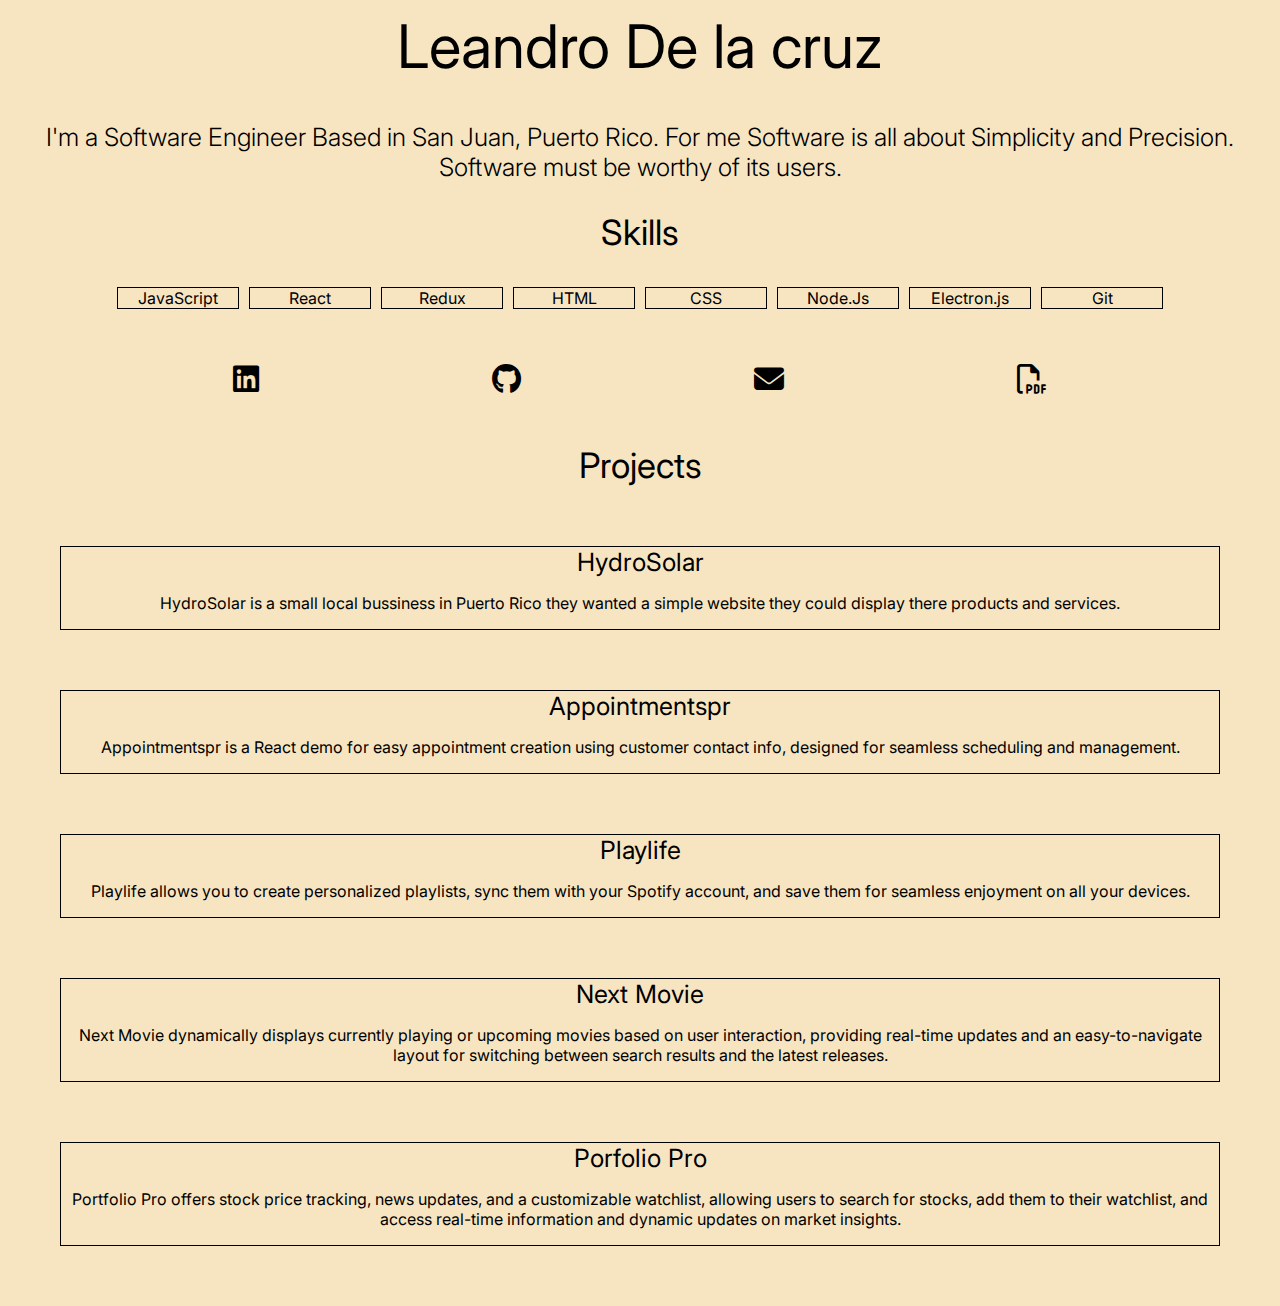
<file: Index.html>
<!DOCTYPE html>
<html lang="en">
<head>
    <meta charset="UTF-8">
    <meta name="viewport" content="width=device-width, initial-scale=1.0">
    <title>Leandro De la cruz</title>
    <link rel="stylesheet" href="style.css">
    <link rel="preconnect" href="https://fonts.googleapis.com">
<link rel="preconnect" href="https://fonts.gstatic.com" crossorigin>
<link href="https://fonts.googleapis.com/css2?family=Roboto:ital,wght@0,300;0,400;0,500;0,700;0,900;1,300;1,400;1,500;1,700;1,900&display=swap" rel="stylesheet">
<link rel="stylesheet" href="./fontawesome-free-6.4.2-web/css/all.css">
<link rel="preconnect" href="https://fonts.googleapis.com">
<link rel="preconnect" href="https://fonts.gstatic.com" crossorigin>
<link href="https://fonts.googleapis.com/css2?family=Inter:wght@100..900&display=swap" rel="stylesheet">
</head>
<body> 
        
    <h1 id="name">Leandro De la cruz</h1>
            
        <p id="intro">I'm a Software Engineer Based in San Juan, Puerto Rico. For me Software is all about Simplicity and Precision. Software must be worthy of its users.</p>

            <h2 id="skills">Skills</h2>
                <div id="list">
                    <p class="skill">JavaScript</p>
                    <p class="skill">React</p>
                    <p class="skill">Redux</p>
                    <p class="skill">HTML</p>
                    <p class="skill">CSS</p>
                    <p class="skill">Node.Js</p>
                    <p class="skill">Electron.js</p>
                    <p class="skill">Git</p>
                </div>

                    <div id="contact">
                        <a class="links" href="https://linkedin.com/in/leandro-de-la-cruz-730339281" target="_blank" title="LinkedIn"><i class="fa-brands fa-linkedin icon"></i></a>
                        <a class="links" href="https://github.com/leandrocitygear" target="_blank" title="Github"><i class="fa-brands fa-github icon"></i></a>
                        <a class="links" href="mailto:leandrocitygear@icloud.com" target="_blank" title="Email"><i class="fa-solid fa-envelope icon"></i></a>
                        
                        <a class="links" href="resorces/Leandro De la cruz-Resume.pdf" target="_blank" title="Resume"><i class="fa-regular fa-file-pdf icon"></i></i></a>
                    </div>

                        <h2 id="projects">Projects</h2>

                            <div id="projectList">
                                <a class="links" href="https://hydrosolarpr.net" target="_blank"><div class="item">HydroSolar
                                    <p class="summary">HydroSolar is a small local bussiness in Puerto Rico they wanted a simple website they could display there products and services.</p>
                                </div></a>
                                <a class="links" href="https://appointmentspr.netlify.app/" target="_blank"><div class="item">Appointmentspr
                                    <p class="summary">Appointmentspr is a React demo for easy appointment creation using customer contact info, designed for seamless scheduling and management.</p>
                                </div></a>
                                <a class="links" href="https://playlife.netlify.app/" target="_blank"><div class="item">Playlife
                                    <p class="summary">Playlife allows you to create personalized playlists, sync them with your Spotify account, and save them for seamless enjoyment on all your devices.</p>
                                </div></a>
                                <a class="links" href="https://nextmovi.netlify.app/" target="_blank"><div class="item">Next Movie
                                    <p class="summary">Next Movie dynamically displays currently playing or upcoming movies based on user interaction, providing real-time updates and an easy-to-navigate layout for switching between search results and the latest releases.</p>
                                </div></a>
                                <a class="links" href="https://porfoliopro.netlify.app/" target="_blank"><div class="item">Porfolio Pro
                                    <p class="summary">Portfolio Pro offers stock price tracking, news updates, and a customizable watchlist, allowing users to search for stocks, add them to their watchlist, and access real-time information and dynamic updates on market insights.</p>
                                </div></a>
                            </div>
</body>
</html>
</file>
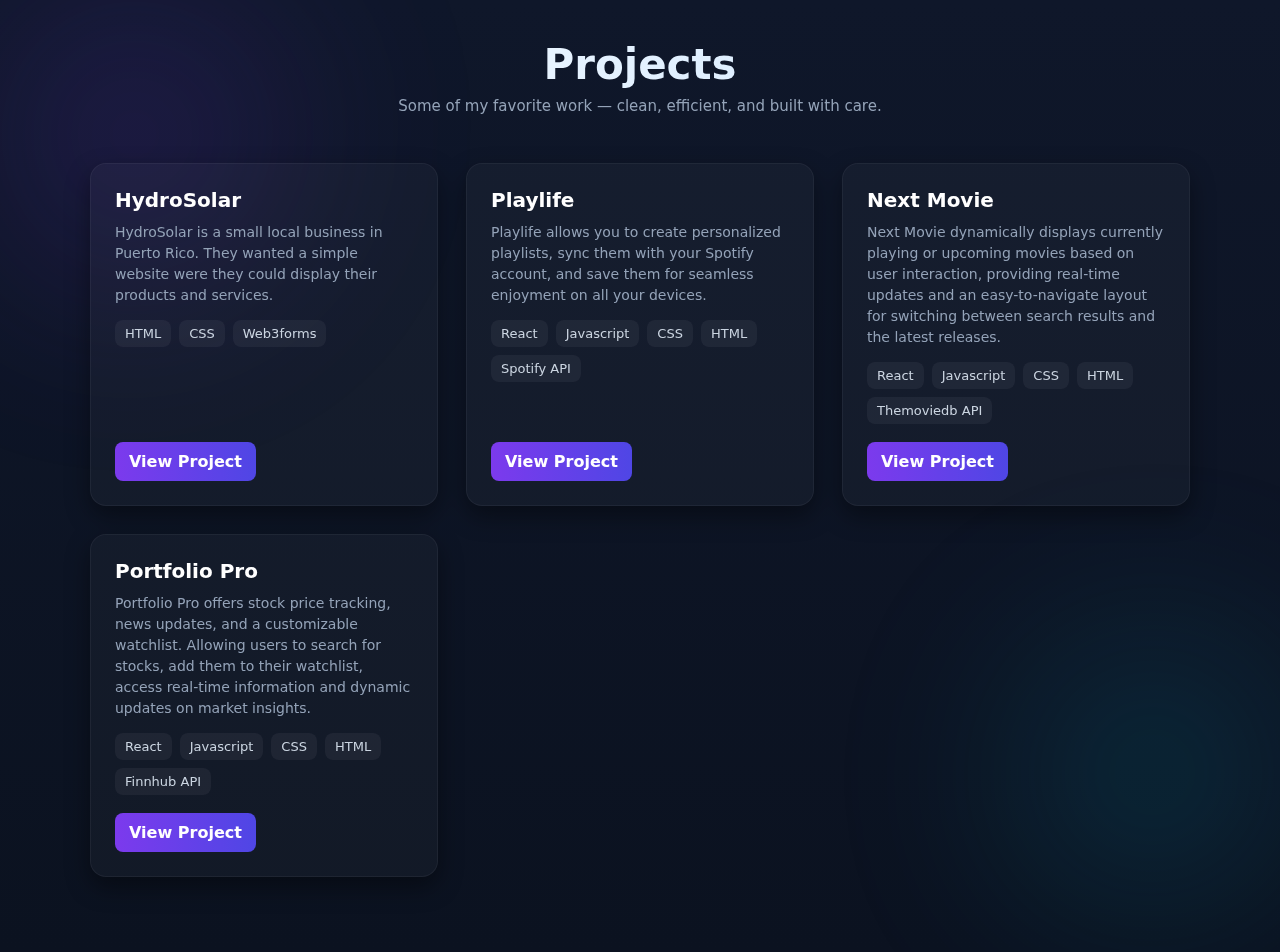
<file: projects.html>
<!DOCTYPE html>
<html lang="en">
<head>
    <meta charset="UTF-8">
    <meta name="viewport" content="width=device-width, initial-scale=1.0">
    <title>Leandro De la Cruz — Projects</title>
    <link rel="stylesheet" href="projects.css">
</head>
<body>
    
<div class="glow one"></div>
<div class="glow two"></div>

<header>
  <h1>Projects</h1>
  <p>Some of my favorite work — clean, efficient, and built with care.</p>
</header>

<section class="projects">

  <!-- <article class="card">
    <div>
      <h3>ProTracker</h3>
      <p>A web app to help users track income and expenses, view visual summaries, and export data easily.</p>
      <div class="tags">
        <div class="tag">React</div>
        <div class="tag">Redux</div>
        <div class="tag">React Router</div>
        <div class="tag">Javascript</div>
        <div class="tag">HTML</div>
        <div class="tag">TailWind css</div>
        <div class="tag">Vite</div>
        <div class="tag">Firebase</div>
        <div class="tag">Chart.js</div>
      </div>
    </div>
    <a href="https://rlight.netlify.app/" target="_blank" class="btn">View Project</a>
  </article> -->

  <article class="card">
    <div>
      <h3>HydroSolar</h3>
      <p>HydroSolar is a small local business in Puerto Rico. They 
                wanted a simple website were they could display their products and services.</p>
      <div class="tags">
        <div class="tag">HTML</div>
        <div class="tag">CSS</div>
        <div class="tag">Web3forms</div>
      </div>
    </div>
    <a href="https://hydrosolarpr.net" target="_blank" class="btn">View Project</a>
  </article>

  <article class="card">
    <div>
      <h3>Playlife</h3>
      <p>Playlife allows you to create personalized playlists, 
                sync them with your Spotify account, 
                and save them for seamless enjoyment on all your devices.</p>
      <div class="tags">
        <div class="tag">React</div>
        <div class="tag">Javascript</div>
        <div class="tag">CSS</div>
        <div class="tag">HTML</div>
        <div class="tag">Spotify API</div>
      </div>
    </div>
    <a href="https://playlife.netlify.app/" target="_blank" class="btn">View Project</a>
  </article>

  <article class="card">
    <div>
      <h3>Next Movie</h3>
      <p>Next Movie dynamically displays currently playing or upcoming movies based on user interaction, 
                providing real-time updates and an easy-to-navigate layout for switching between search results and the latest releases.</p>
      <div class="tags">
        <div class="tag">React</div>
        <div class="tag">Javascript</div>
        <div class="tag">CSS</div>
        <div class="tag">HTML</div>
        <div class="tag">Themoviedb API</div>
      </div>
    </div>
    <a href="https://nextmovi.netlify.app/" target="_blank" class="btn">View Project</a>
  </article>

  <article class="card">
    <div>
      <h3>Portfolio Pro</h3>
      <p>Portfolio Pro offers stock price tracking, 
                news updates, and a customizable watchlist.
                Allowing users to search for stocks, add them to their watchlist, 
                access real-time information and dynamic updates on market insights.</p>
      <div class="tags">
        <div class="tag">React</div>
        <div class="tag">Javascript</div>
        <div class="tag">CSS</div>
        <div class="tag">HTML</div>
        <div class="tag">Finnhub API</div>
      </div>
    </div>
    <a href="https://porfoliopro.netlify.app/" target="_blank" class="btn">View Project</a>
  </article>

</section>

</body>
</html>
</file>
<file: style.css>
html {
  font-family: "Inter", sans-serif;
}

body {
  height: 100%;
  margin: 0;
  padding: 0;
  width: 100%;
  background-color: rgb(245, 222, 179, 0.8);
}

#name {
  font-size: 60px;
  font-weight: 400;
  text-align: center;
  margin-top: 10px;
}

#intro {
  font-size: 25px;
  text-align: center;
  font-weight: 300;
}

#skills {
  font-size: 35px;
  font-weight: 400;
  text-align: center;
}

#list {
  text-align: center;
  display: inline-flex;
  flex-wrap:wrap;
  justify-content: center;
  align-items: center;
  width: 100% ;
  margin-bottom: 50px;
}

.skill {
  border: solid 1px;
  width: 120px;
  height: 20px;
  text-align: center;
  margin: 5px;
}

#contact {
  width: 100% ;
  display: flex;
  align-items: center;
  justify-content: space-evenly;
  margin-bottom: 50px;
}

.links {
  color: black;
  text-decoration: none;
} 

.icon {
  font-size: 30px;
}

.icon:hover {
  transform: scale(1.2);
  transition-duration: 250ms;
}

#projects{
  text-align: center;
  font-weight: 400;
  font-size: 35px;
  margin-bottom: 40px;
}

#projectList {
  text-align: center;
}

.item {
  border: solid 1px;
  margin: 60px;
  font-size: 25px;
  font-weight: 400;
}

.item:hover {
  background: rgb(131, 129, 129, 0.4);
}

.summary {
  font-size: 16px;
}
</file>
<file: projects.css>
:root{
    --bg1:#0f172a;
    --bg2:#0b1220;
    --accent:#7c3aed;
    --muted:#94a3b8;
  }
* {
  box-sizing: border-box;
}

  body{
    margin:0;
    font-family:Inter, system-ui, -apple-system, "Segoe UI", Roboto, sans-serif;
    background:linear-gradient(180deg,var(--bg1),var(--bg2));
    color:#e6eef8;
    -webkit-font-smoothing:antialiased;
    padding:40px 24px 75px;
    min-height: 100vh;
  }

  header{
    text-align:center;
    margin-bottom:48px;
  }
  header h1{
    font-size:clamp(28px,4vw,42px);
    background:linear-gradient(90deg,#fff,#c7e3ff);
    -webkit-background-clip:text;
    color:transparent;
    margin:0;
  }
  header p{
    color:var(--muted);
    margin-top:8px;
    font-size:15px;
  }

  .projects{
    display:grid;
    grid-template-columns:repeat(auto-fit,minmax(300px,1fr));
    gap:28px;
    max-width:1100px;
    margin:0 auto;
  }

  .card{
    background:rgba(255,255,255,0.03);
    border:1px solid rgba(255,255,255,0.05);
    border-radius:16px;
    padding:24px;
    display:flex;
    flex-direction:column;
    justify-content:space-between;
    box-shadow:0 10px 25px rgba(0,0,0,0.4);
    transition:transform .25s, box-shadow .25s;
  }
  .card:hover{
    transform:translateY(-6px);
    box-shadow:0 20px 30px rgba(79,70,229,0.25);
  }
  .card h3{
    margin:0 0 10px;
    font-size:20px;
    font-weight:700;
    color:#fff;
  }
  .card p{
    color:var(--muted);
    font-size:14px;
    margin:0 0 14px;
    line-height:1.5;
  }

  .tags{
    display:flex;
    flex-wrap:wrap;
    gap:8px;
    margin-bottom:18px;
  }
  .tag{
    background:rgba(255,255,255,0.05);
    padding:6px 10px;
    border-radius:8px;
    font-size:13px;
    color:#cbd5e1;
  }

  .btn{
    align-self:flex-start;
    padding:10px 14px;
    border-radius:8px;
    background:linear-gradient(90deg,var(--accent),#4f46e5);
    color:#fff;
    text-decoration:none;
    font-weight:600;
    transition:background .3s;
  }
  .btn:hover{
    background:linear-gradient(90deg,#8b5cf6,#6366f1);
  }

  .glow{
    position:fixed;
    width:400px;
    height:400px;
    filter:blur(100px);
    opacity:0.25;
    z-index:-1;
  }
  .glow.one{
    top: 0; left: 0;
    background:radial-gradient(circle at 30% 30%, #7c3aed, transparent 60%);
  }
  .glow.two{
    bottom: 0px; right: 0px;
    background:radial-gradient(circle at 70% 70%, #06b6d4, transparent 50%);
  }
</file>
